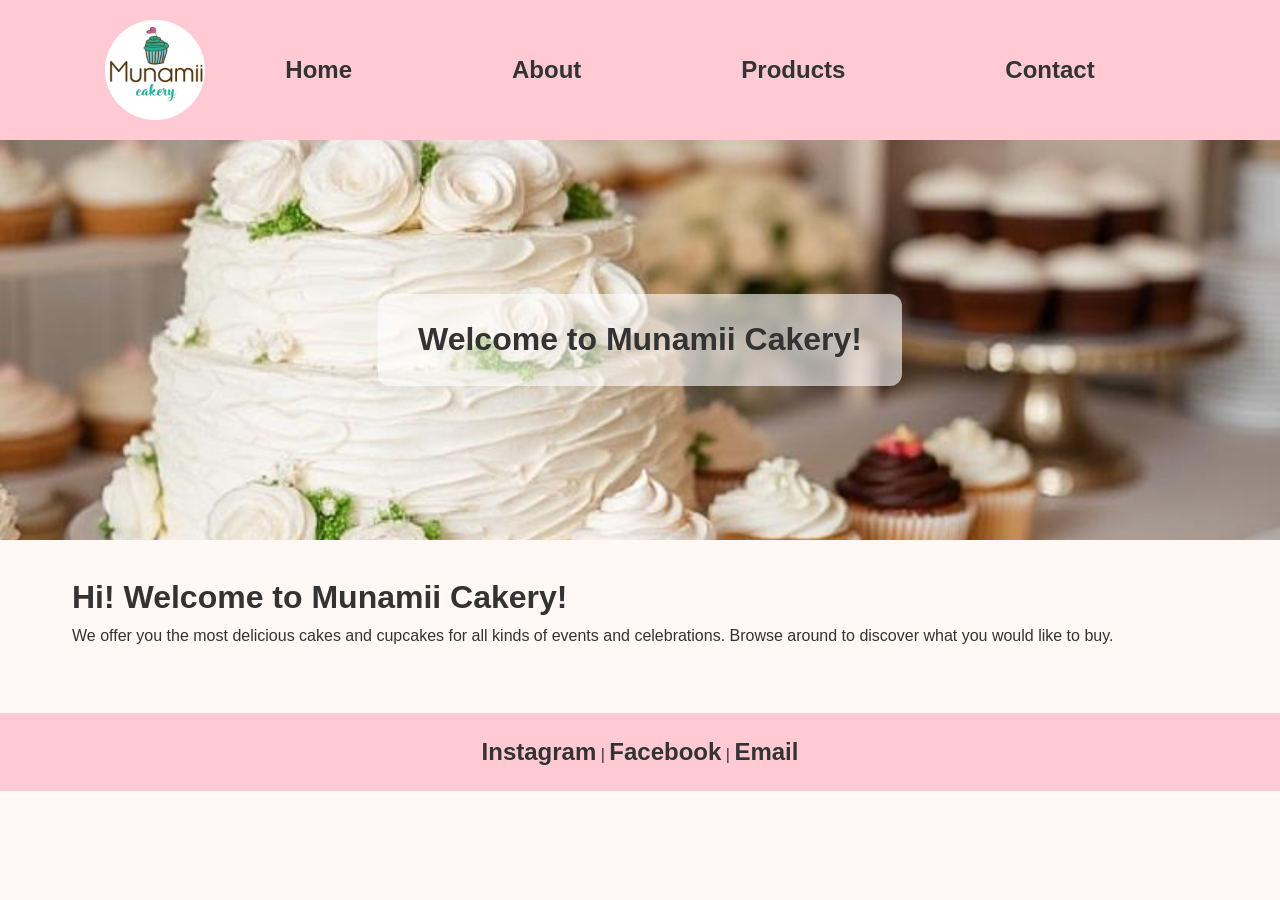
<file: index.html>
<!DOCTYPE html>
<html lang="en">

<head>
  <meta charset="UTF-8">
  <title>Munamii Cakery - Home</title>
  <link rel="stylesheet" href="css/style.css">
</head>

<body>
  <header>
    <nav>
      <img src="images/icon.png" alt="Munamii Cakery Logo" class="header-logo">
      <a href="index.html">Home</a>
      <a href="about.html">About</a>
      <a href="products.html">Products</a>
      <a href="contact.html">Contact</a>
    </nav>
  </header>
  <div class="background-container">
    <div class="overlay">
      <h1>Welcome to Munamii Cakery!</h1>
    </div>
  </div>
  <div class="container">
    <h1>Hi! Welcome to Munamii Cakery!</h1>
    <p>We offer you the most delicious cakes and cupcakes for all kinds of events and celebrations. Browse around to
      discover what you would like to buy.</p>
  </div>

  <footer>
    <p>
      <a href="https://instagram.com/munamiicakery" target="_blank">Instagram</a> |
      <a href="https://facebook.com/munamiicakery" target="_blank">Facebook</a> |
      <a href="mailto:example@email.com">Email</a>
    </p>
  </footer>
</body>

</html>
</file>
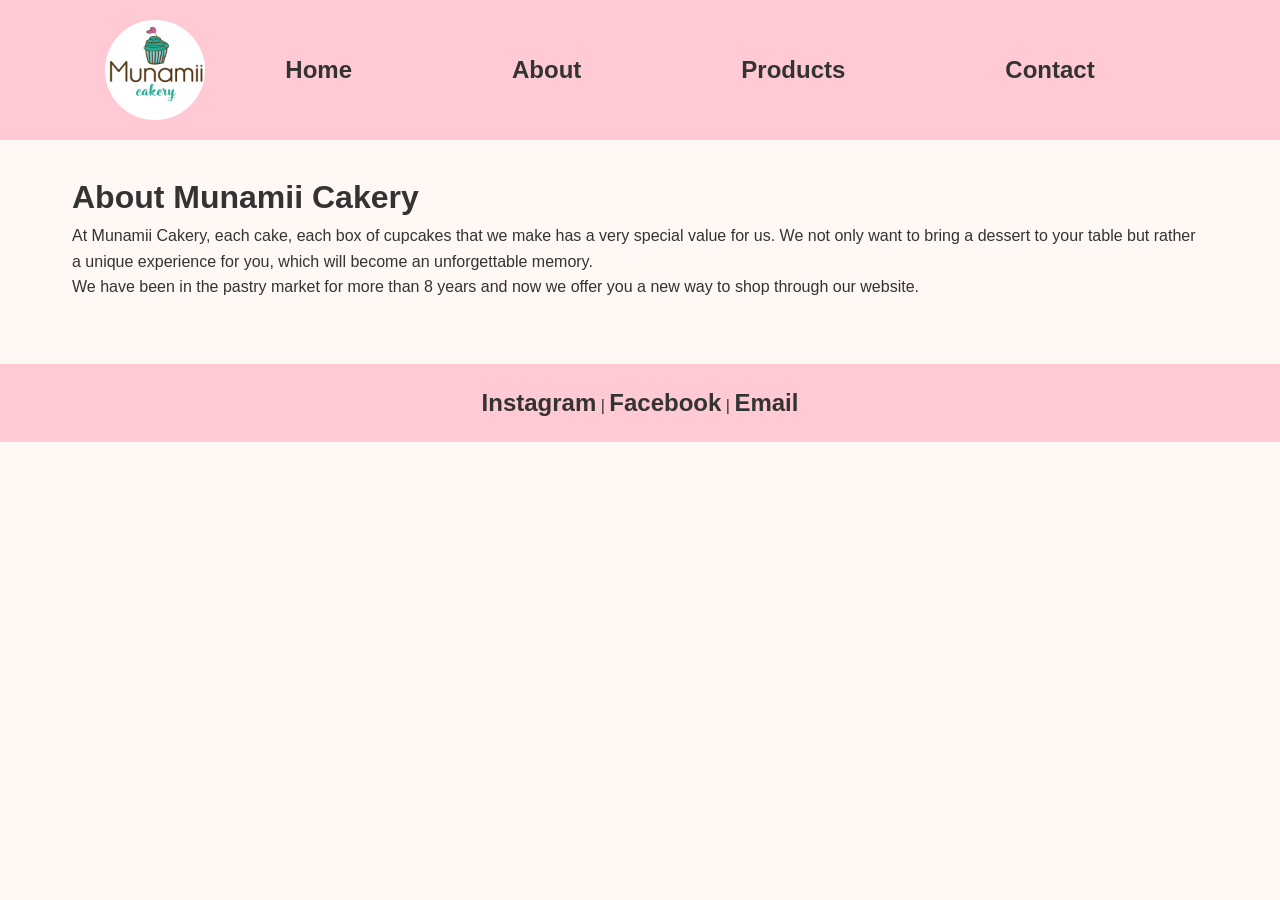
<file: about.html>
<!DOCTYPE html>
<html lang="en">
<head>
  <meta charset="UTF-8">
  <title>Munamii Cakery - About</title>
  <link rel="stylesheet" href="css/style.css">
</head>
<body>
  <header>
    <nav>
      <img src="images/icon.png" alt="Munamii Cakery Logo" class="header-logo">
      <a href="index.html">Home</a>
      <a href="about.html">About</a>
      <a href="products.html">Products</a>
      <a href="contact.html">Contact</a>
    </nav>
  </header>

  <div class="container">
    <h1>About Munamii Cakery</h1>
    <p>At Munamii Cakery, each cake, each box of cupcakes that we make has a very special value for us. We not only want to bring a dessert to your table but rather a unique experience for you, which will become an unforgettable memory.</p>
    <p>We have been in the pastry market for more than 8 years and now we offer you a new way to shop through our website.</p>
  </div>

  <footer>
    <p>
      <a href="https://instagram.com/munamiicakery" target="_blank">Instagram</a> |
      <a href="https://facebook.com/munamiicakery" target="_blank">Facebook</a> |
      <a href="mailto:example@email.com">Email</a>
    </p>
  </footer>
</body>
</html>
</file>
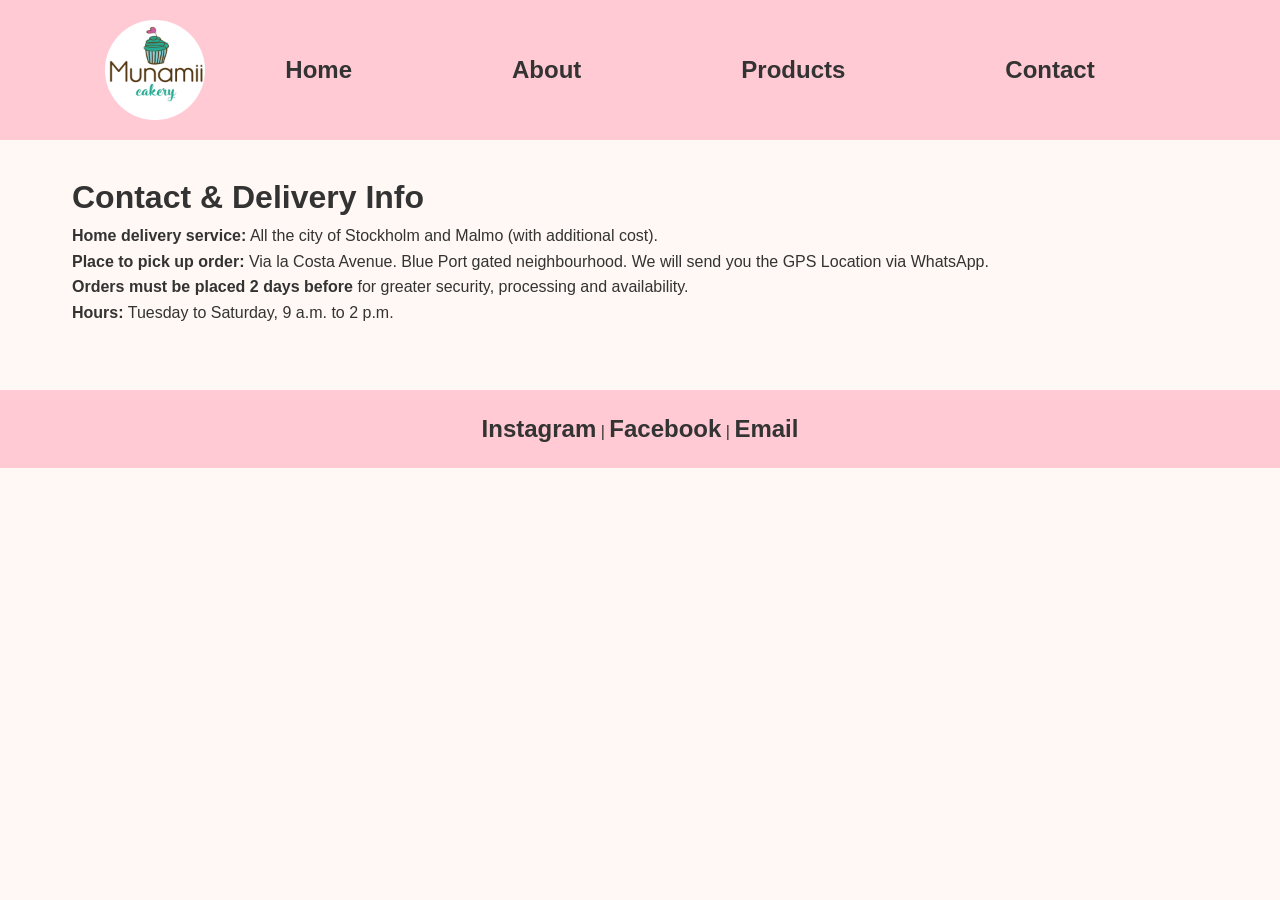
<file: contact.html>
<!DOCTYPE html>
<html lang="en">
<head>
  <meta charset="UTF-8">
  <title>Munamii Cakery - Contact</title>
  <link rel="stylesheet" href="css/style.css">
</head>
<body>
  <header>
    <nav>
      <img src="images/icon.png" alt="Munamii Cakery Logo" class="header-logo">
      <a href="index.html">Home</a>
      <a href="about.html">About</a>
      <a href="products.html">Products</a>
      <a href="contact.html">Contact</a>
    </nav>
  </header>

  <div class="container">
    <h1>Contact & Delivery Info</h1>
    <p><strong>Home delivery service:</strong> All the city of Stockholm and Malmo (with additional cost).</p>
    <p><strong>Place to pick up order:</strong> Via la Costa Avenue. Blue Port gated neighbourhood. We will send you the GPS Location via WhatsApp.</p>
    <p><strong>Orders must be placed 2 days before</strong> for greater security, processing and availability.</p>
    <p><strong>Hours:</strong> Tuesday to Saturday, 9 a.m. to 2 p.m.</p>
  </div>

  <footer>
    <p>
      <a href="https://instagram.com/munamiicakery" target="_blank">Instagram</a> |
      <a href="https://facebook.com/munamiicakery" target="_blank">Facebook</a> |
      <a href="mailto:example@email.com">Email</a>
    </p>
  </footer>
</body>
</html>
</file>
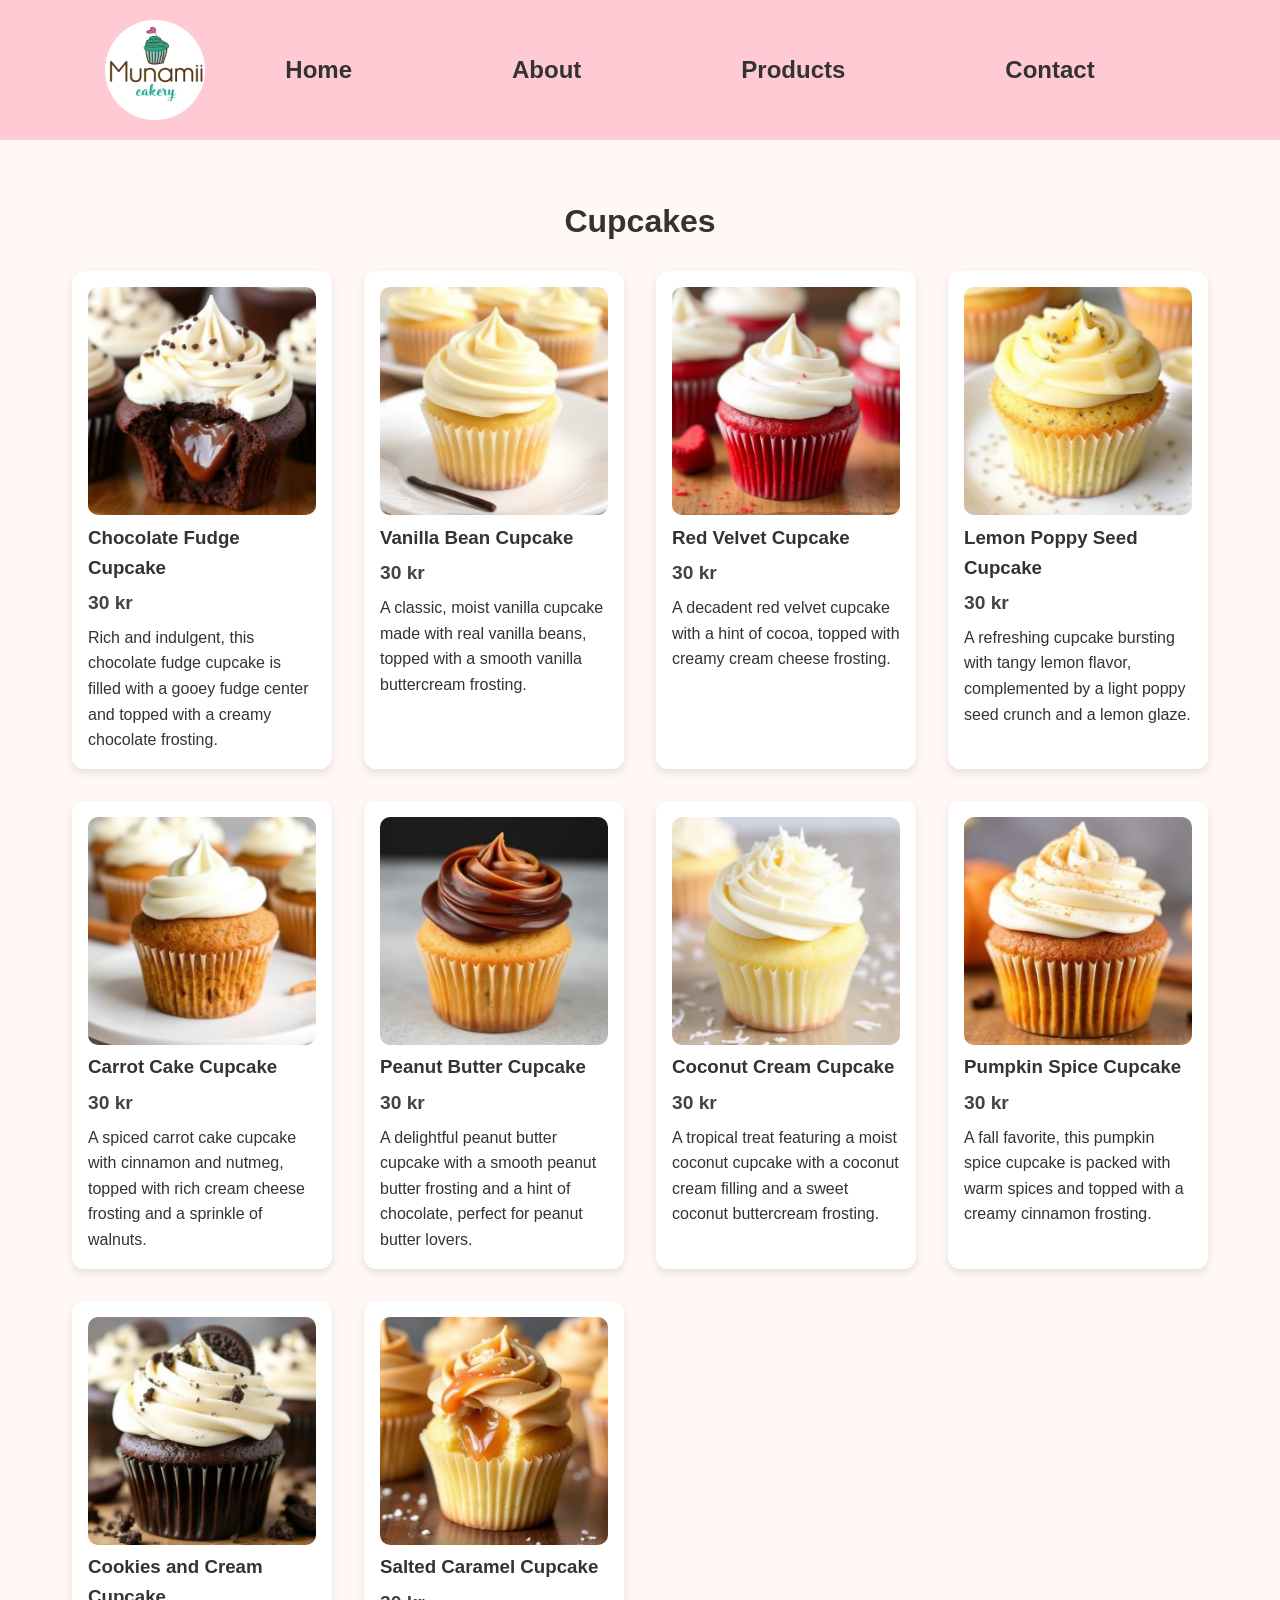
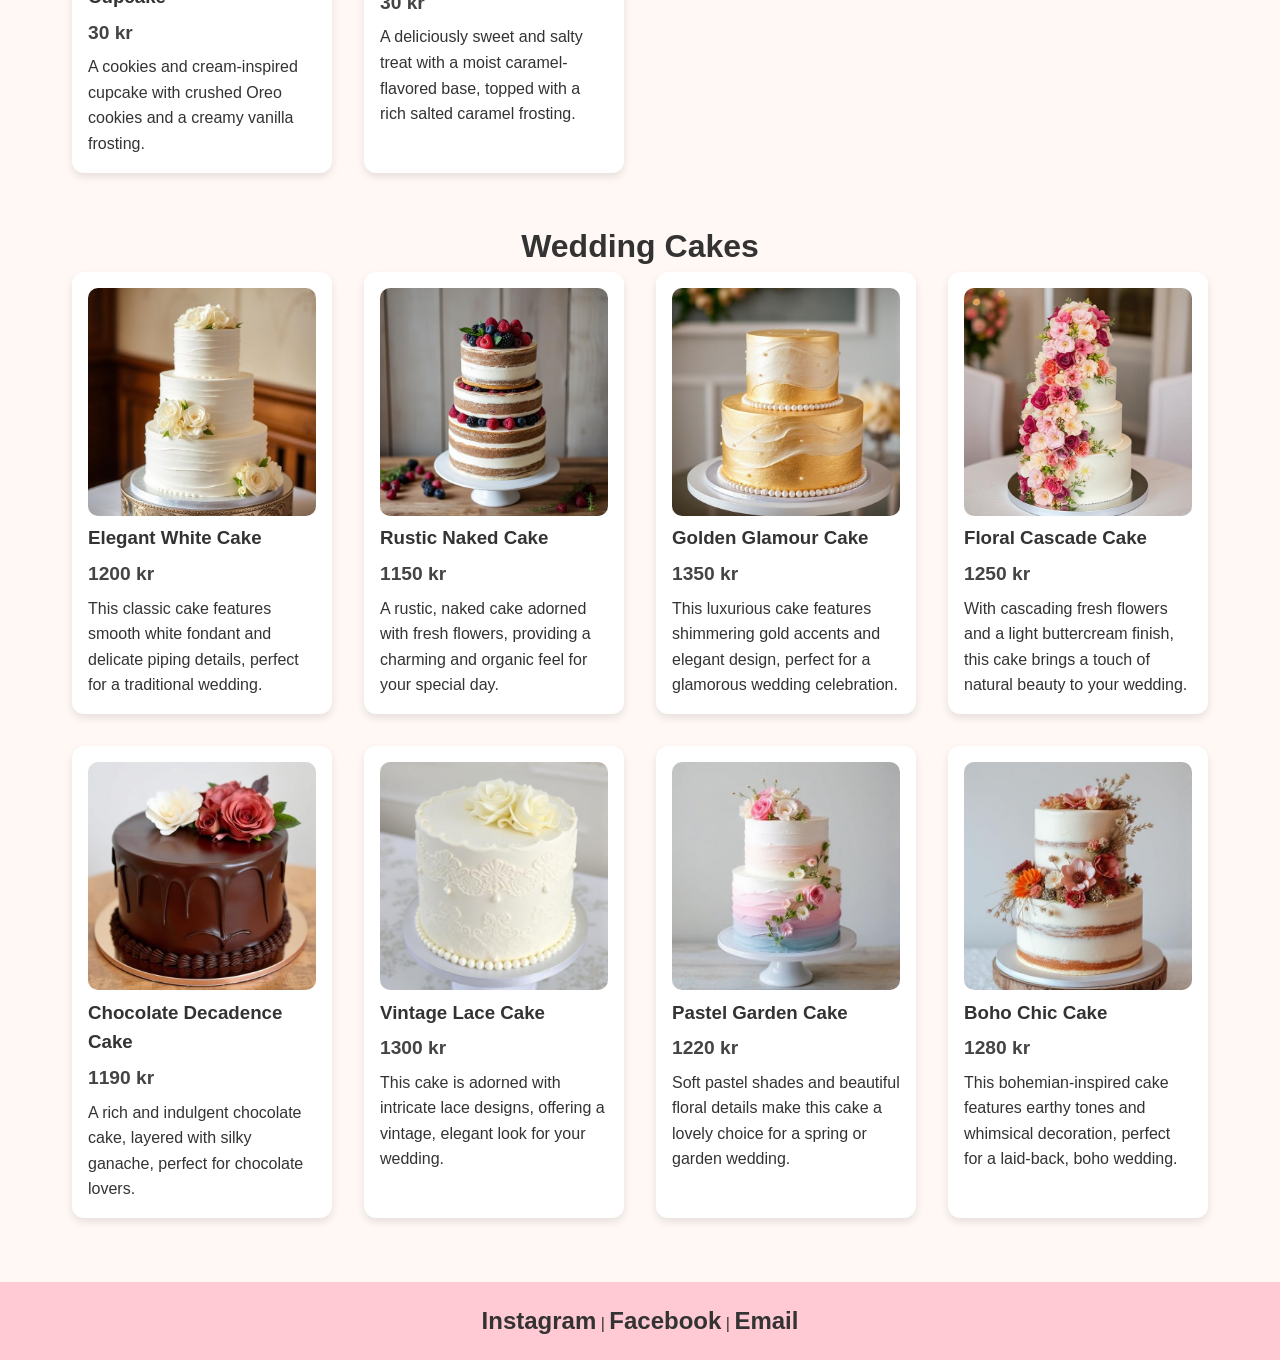
<file: products.html>
<!DOCTYPE html>
<html lang="en">

<head>
    <meta charset="UTF-8">
    <title>Munamii Cakery - Products</title>
    <link rel="stylesheet" href="css/style.css">
</head>

<body>
    <header>
        <nav>
            <img src="images/icon.png" alt="Munamii Cakery Logo" class="header-logo">
            <a href="index.html">Home</a>
            <a href="about.html">About</a>
            <a href="products.html">Products</a>
            <a href="contact.html">Contact</a>
        </nav>
    </header>

    <div class="container">
        <h2 class="cupcakes">Cupcakes</h2>
        <div class="products-grid">
            <div class="product-card">
                <img src="images/cupcake1.jpg" alt="Chocolate Fudge Cupcake">
                <h3>Chocolate Fudge Cupcake</h3>
                <p class="price">30 kr</p>
                <p>Rich and indulgent, this chocolate fudge cupcake is filled with a gooey fudge center and topped with
                    a creamy chocolate frosting.</p>
            </div>
            <div class="product-card">
                <img src="images/cupcake2.jpg" alt="Vanilla Bean Cupcake">
                <h3>Vanilla Bean Cupcake</h3>
                <p class="price">30 kr</p>
                <p>A classic, moist vanilla cupcake made with real vanilla beans, topped with a smooth vanilla
                    buttercream frosting.</p>
            </div>
            <div class="product-card">
                <img src="images/cupcake3.jpg" alt="Red Velvet Cupcake">
                <h3>Red Velvet Cupcake</h3>
                <p class="price">30 kr</p>
                <p>A decadent red velvet cupcake with a hint of cocoa, topped with creamy cream cheese frosting.</p>
            </div>
            <div class="product-card">
                <img src="images/cupcake4.jpg" alt="Lemon Poppy Seed Cupcake">
                <h3>Lemon Poppy Seed Cupcake</h3>
                <p class="price">30 kr</p>
                <p>A refreshing cupcake bursting with tangy lemon flavor, complemented by a light poppy seed crunch and
                    a lemon glaze.</p>
            </div>
            <div class="product-card">
                <img src="images/cupcake5.jpg" alt="Carrot Cake Cupcake">
                <h3>Carrot Cake Cupcake</h3>
                <p class="price">30 kr</p>
                <p>A spiced carrot cake cupcake with cinnamon and nutmeg, topped with rich cream cheese frosting and a
                    sprinkle of walnuts.</p>
            </div>
            <div class="product-card">
                <img src="images/cupcake6.jpg" alt="Peanut Butter Cupcake">
                <h3>Peanut Butter Cupcake</h3>
                <p class="price">30 kr</p>
                <p>A delightful peanut butter cupcake with a smooth peanut butter frosting and a hint of chocolate,
                    perfect for peanut butter lovers.</p>
            </div>
            <div class="product-card">
                <img src="images/cupcake7.jpg" alt="Coconut Cream Cupcake">
                <h3>Coconut Cream Cupcake</h3>
                <p class="price">30 kr</p>
                <p>A tropical treat featuring a moist coconut cupcake with a coconut cream filling and a sweet coconut
                    buttercream frosting.</p>
            </div>
            <div class="product-card">
                <img src="images/cupcake8.jpg" alt="Pumpkin Spice Cupcake">
                <h3>Pumpkin Spice Cupcake</h3>
                <p class="price">30 kr</p>
                <p>A fall favorite, this pumpkin spice cupcake is packed with warm spices and topped with a creamy
                    cinnamon frosting.</p>
            </div>
            <div class="product-card">
                <img src="images/cupcake9.jpg" alt="Cookies and Cream Cupcake">
                <h3>Cookies and Cream Cupcake</h3>
                <p class="price">30 kr</p>
                <p>A cookies and cream-inspired cupcake with crushed Oreo cookies and a creamy vanilla frosting.</p>
            </div>
            <div class="product-card">
                <img src="images/cupcake10.jpg" alt="Salted Caramel Cupcake">
                <h3>Salted Caramel Cupcake</h3>
                <p class="price">30 kr</p>
                <p>A deliciously sweet and salty treat with a moist caramel-flavored base, topped with a rich salted
                    caramel frosting.</p>
            </div>
        </div>

        <h2 class="wedding-cake">Wedding Cakes</h2>
        <div class="products-grid">
            <div class="product-card">
                <img src="images/weddingcake1.jpg" alt="Elegant White Cake">
                <h3>Elegant White Cake</h3>
                <p class="price">1200 kr</p>
                <p>This classic cake features smooth white fondant and delicate piping details, perfect for a
                    traditional wedding.</p>
            </div>
            <div class="product-card">
                <img src="images/weddingcake2.jpg" alt="Rustic Naked Cake">
                <h3>Rustic Naked Cake</h3>
                <p class="price">1150 kr</p>
                <p>A rustic, naked cake adorned with fresh flowers, providing a charming and organic feel for your
                    special day.</p>
            </div>
            <div class="product-card">
                <img src="images/weddingcake3.jpg" alt="Golden Glamour Cake">
                <h3>Golden Glamour Cake</h3>
                <p class="price">1350 kr</p>
                <p>This luxurious cake features shimmering gold accents and elegant design, perfect for a glamorous
                    wedding celebration.</p>
            </div>
            <div class="product-card">
                <img src="images/weddingcake4.jpg" alt="Floral Cascade Cake">
                <h3>Floral Cascade Cake</h3>
                <p class="price">1250 kr</p>
                <p>With cascading fresh flowers and a light buttercream finish, this cake brings a touch of natural
                    beauty to your wedding.</p>
            </div>
            <div class="product-card">
                <img src="images/weddingcake5.jpg" alt="Chocolate Decadence Cake">
                <h3>Chocolate Decadence Cake</h3>
                <p class="price">1190 kr</p>
                <p>A rich and indulgent chocolate cake, layered with silky ganache, perfect for chocolate lovers.</p>
            </div>
            <div class="product-card">
                <img src="images/weddingcake6.jpg" alt="Vintage Lace Cake">
                <h3>Vintage Lace Cake</h3>
                <p class="price">1300 kr</p>
                <p>This cake is adorned with intricate lace designs, offering a vintage, elegant look for your wedding.
                </p>
            </div>
            <div class="product-card">
                <img src="images/weddingcake7.jpg" alt="Pastel Garden Cake">
                <h3>Pastel Garden Cake</h3>
                <p class="price">1220 kr</p>
                <p>Soft pastel shades and beautiful floral details make this cake a lovely choice for a spring or garden
                    wedding.</p>
            </div>
            <div class="product-card">
                <img src="images/weddingcake8.jpg" alt="Boho Chic Cake">
                <h3>Boho Chic Cake</h3>
                <p class="price">1280 kr</p>
                <p>This bohemian-inspired cake features earthy tones and whimsical decoration, perfect for a laid-back,
                    boho wedding.</p>
            </div>
        </div>
    </div>

    <footer>
        <p>
            <a href="https://instagram.com/munamiicakery" target="_blank">Instagram</a> |
            <a href="https://facebook.com/munamiicakery" target="_blank">Facebook</a> |
            <a href="mailto:example@email.com">Email</a>
        </p>
    </footer>
</body>

</html>
</file>
<file: css/style.css>
/* style.css */
* {
    margin: 0;
    padding: 0;
    box-sizing: border-box;
}

body {
    font-family: 'Segoe UI', sans-serif;
    line-height: 1.6;
    background: #fff8f4;
    color: #333;
}
.header-logo {
    width: 100px; /* Resize the logo to a smaller width */
    height: auto; /* Maintain aspect ratio */
}
.background-container {
    background-image: url('../images/background.jpg'); /* <-- change this to your image path */
    background-size: cover;
    background-position: center;
    height: 400px;
    position: relative;
    display: flex;
    align-items: center;
    justify-content: center;
  }
  
  .overlay {
    background-color: rgba(255, 255, 255, 0.6); /* slight white overlay for readability */
    padding: 20px 40px;
    border-radius: 12px;
  }
  
  .overlay h1 {
    font-size: 2rem;
    color: #333;
    text-align: center;
  }
  
header, footer {
    padding: 20px 10px; /* Adjust padding for space */
    background-color: #ffcad4;
    text-align: center;
}

nav {
    display: flex;
    justify-content: center; /* Center the nav links */
    align-items: center;

}
header nav a{
    margin: 0rem 5rem;
}

header nav a, footer a {
    text-decoration: none;
    color: #333;
    font-weight: bold;
    font-size: 1.5rem;
}
.price {
    font-size: 1.2em;
    font-weight: bold;
    color: #444;
    margin: 0.3em 0;
}

.container {
    max-width: 1200px;
    margin: auto;
    padding: 2rem;
}

.products-grid {
    display: flex;
    flex-wrap: wrap;
    gap: 2rem;  /* Spacing between items */
}

.product-card {
    background: white;
    padding: 1rem;
    border-radius: 12px;
    box-shadow: 0 4px 8px rgba(0,0,0,0.1);
    width: calc(25% - 1.5rem);  /* Makes the cards take up 25% of the row, minus the gap */
}

.product-card img {
    width: 100%;
    border-radius: 10px;
}
.wedding-cake {
    margin-top: 3rem;
    font-size: 2rem;
    font-weight: bold;
    text-align: center;
}
.cupcakes {
    margin: 1.5rem;
    font-size: 2rem;
    font-weight: bold;
    text-align: center;
}



footer {
    margin-top: 2rem;
}
/* Responsive Design */
@media (max-width: 1024px) {
    .product-card {
        width: calc(33.33% - 1.5rem);  /* 3 items per row on medium screens */
    }
}

@media (max-width: 768px) {
    .product-card {
        width: calc(50% - 1.5rem);  /* 2 items per row on smaller screens */
    }
}

@media (max-width: 480px) {
    .product-card {
        width: calc(100% - 1.5rem);  /* 1 item per row on very small screens */
    }
}
</file>
